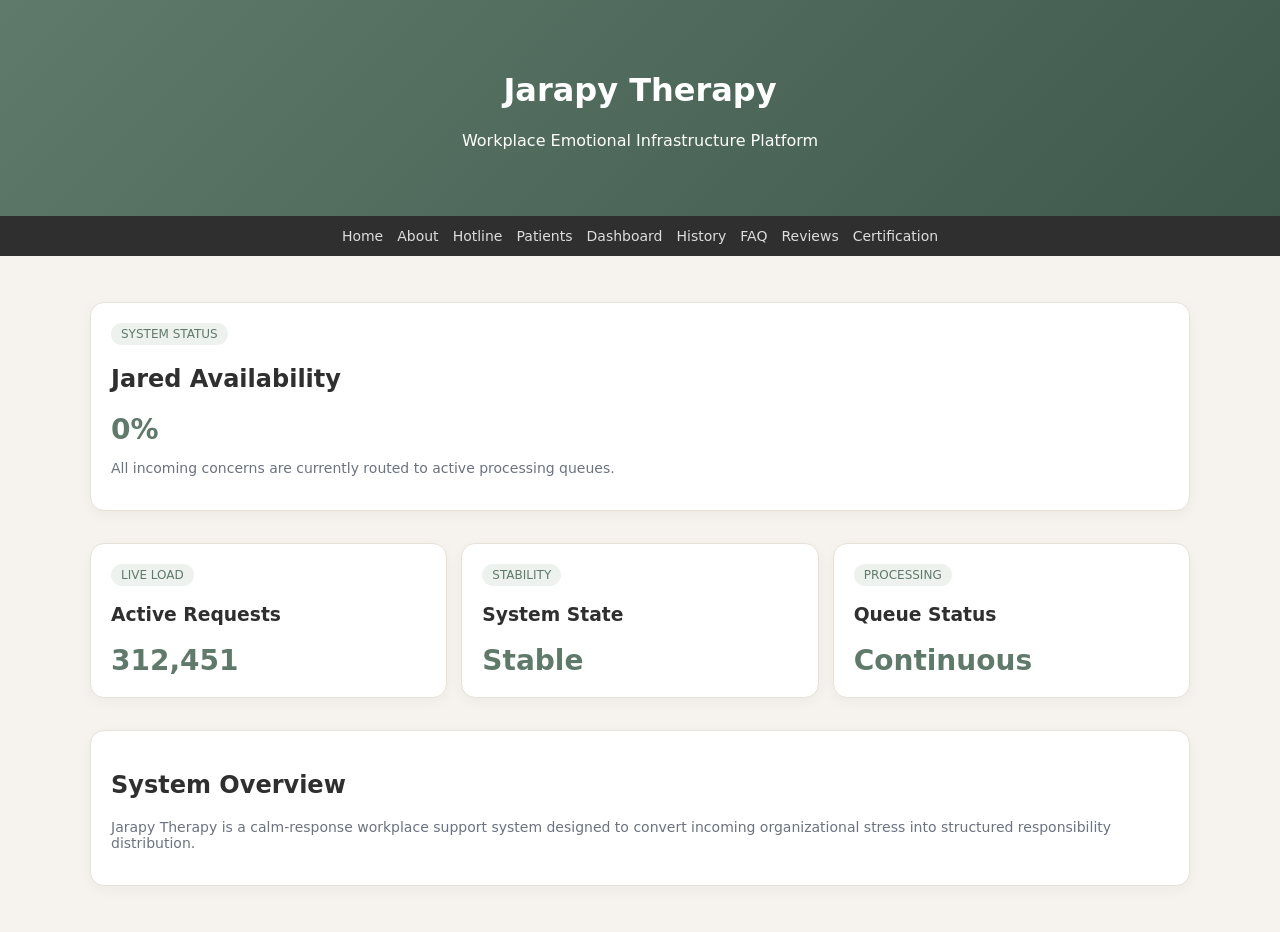
<file: index.html>
<!DOCTYPE html>
<html>
<head>
<link rel="stylesheet" href="css/styles.css">
</head>

<body>

<header>
  <h1>Jarapy Therapy</h1>
  <p>Workplace Emotional Infrastructure Platform</p>
</header>

<!-- NAV -->
<nav>
  <a href="index.html">Home</a>
  <a href="about.html">About</a>
  <a href="hotline.html">Hotline</a>
  <a href="patients.html">Patients</a>
  <a href="dashboard.html">Dashboard</a>
  <a href="hall.html">History</a>
  <a href="faq.html">FAQ</a>
  <a href="reviews.html">Reviews</a>
  <a href="certification.html">Certification</a>
</nav>

<div class="container">

<div class="card">
  <span class="badge">SYSTEM STATUS</span>
  <h2>Jared Availability</h2>
  <div class="metric">0%</div>
  <p class="small">All incoming concerns are currently routed to active processing queues.</p>
</div>

<div class="grid">

  <div class="card">
    <span class="badge">LIVE LOAD</span>
    <h3>Active Requests</h3>
    <div class="metric">312,451</div>
  </div>

  <div class="card">
    <span class="badge">STABILITY</span>
    <h3>System State</h3>
    <div class="metric">Stable</div>
  </div>

  <div class="card">
    <span class="badge">PROCESSING</span>
    <h3>Queue Status</h3>
    <div class="metric">Continuous</div>
  </div>

</div>

<div class="card">
  <h2>System Overview</h2>
  <p class="small">
    Jarapy Therapy is a calm-response workplace support system designed
    to convert incoming organizational stress into structured responsibility distribution.
  </p>
</div>

</div>
</body>
</html>
</file>
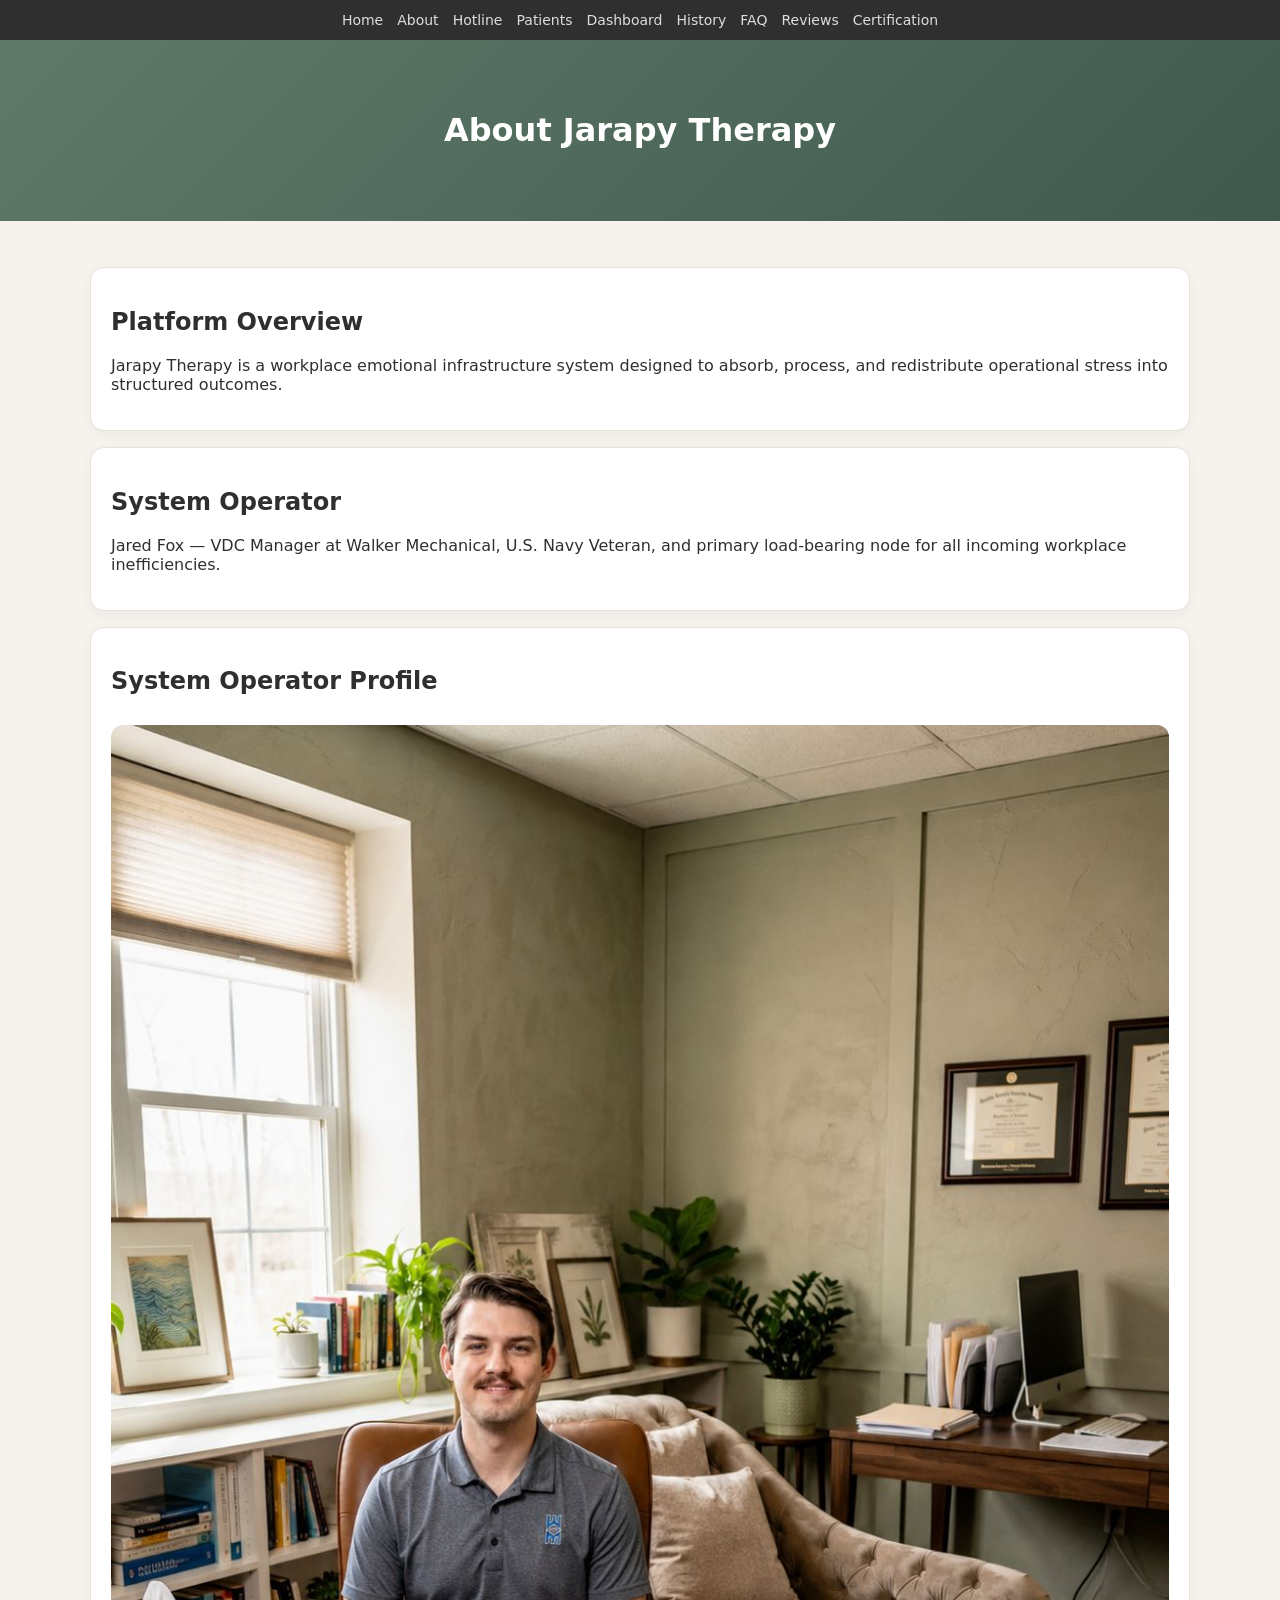
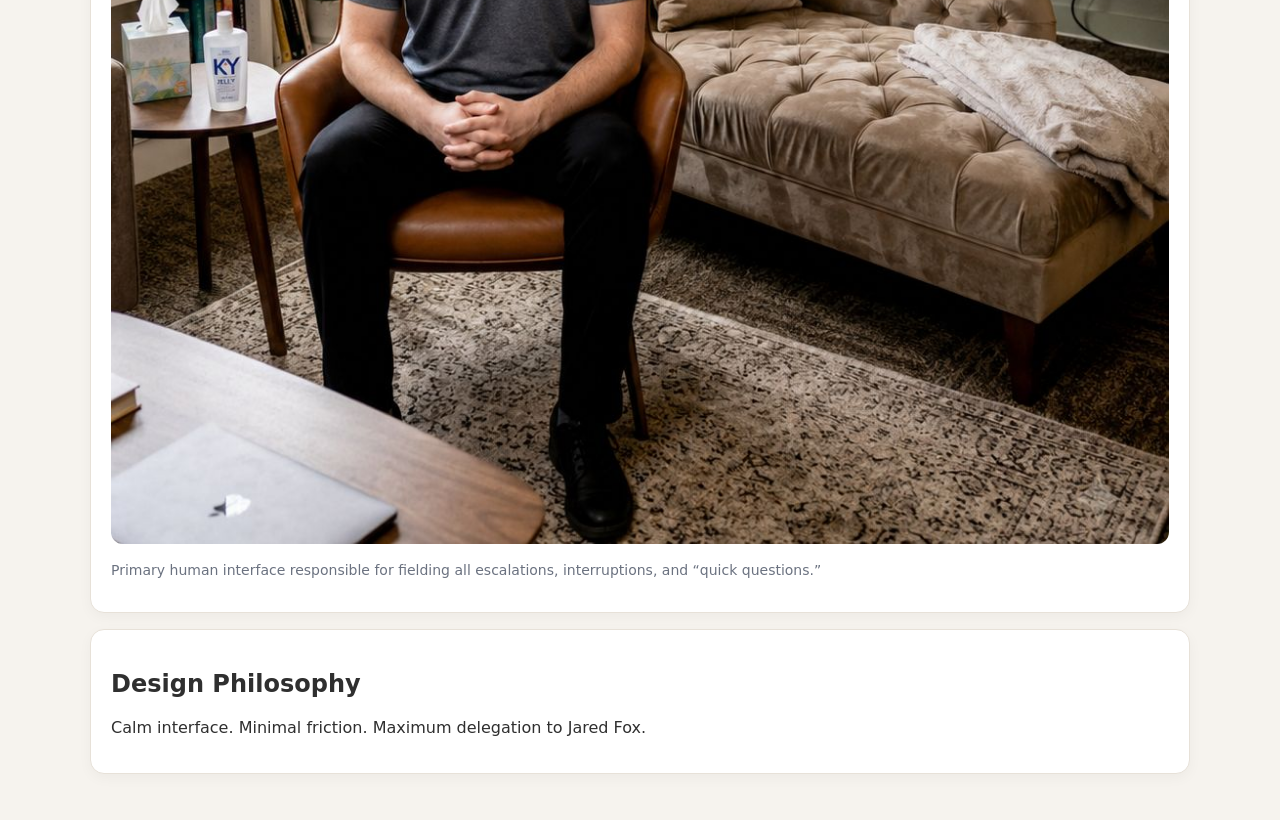
<file: about.html>
<!DOCTYPE html>
<html>
<head>
<link rel="stylesheet" href="css/styles.css">
</head>

<body>

<nav>
  <a href="index.html">Home</a>
  <a href="about.html">About</a>
  <a href="hotline.html">Hotline</a>
  <a href="patients.html">Patients</a>
  <a href="dashboard.html">Dashboard</a>
  <a href="hall.html">History</a>
  <a href="faq.html">FAQ</a>
  <a href="reviews.html">Reviews</a>
  <a href="certification.html">Certification</a>
</nav>

<header>
  <h1>About Jarapy Therapy</h1>
</header>

<div class="container">

  <div class="card">
    <h2>Platform Overview</h2>
    <p>
      Jarapy Therapy is a workplace emotional infrastructure system designed
      to absorb, process, and redistribute operational stress into structured outcomes.
    </p>
  </div>

  <div class="card">
    <h2>System Operator</h2>
    <p>
      Jared Fox — VDC Manager at Walker Mechanical, U.S. Navy Veteran,
      and primary load-bearing node for all incoming workplace inefficiencies.
    </p>
  </div>

  <!-- IMAGE ADDED BACK HERE -->
  <div class="card">
    <h2>System Operator Profile</h2>

    <img 
      src="images/jared-fox.jpg" 
      alt="Jared Fox"
      style="width:100%; border-radius:12px; margin-top:10px;"
    >

    <p class="small">
      Primary human interface responsible for fielding all escalations,
      interruptions, and “quick questions.”
    </p>
  </div>

  <div class="card">
    <h2>Design Philosophy</h2>
    <p>
      Calm interface. Minimal friction. Maximum delegation to Jared Fox.
    </p>
  </div>

</div>

</body>
</html>
</file>
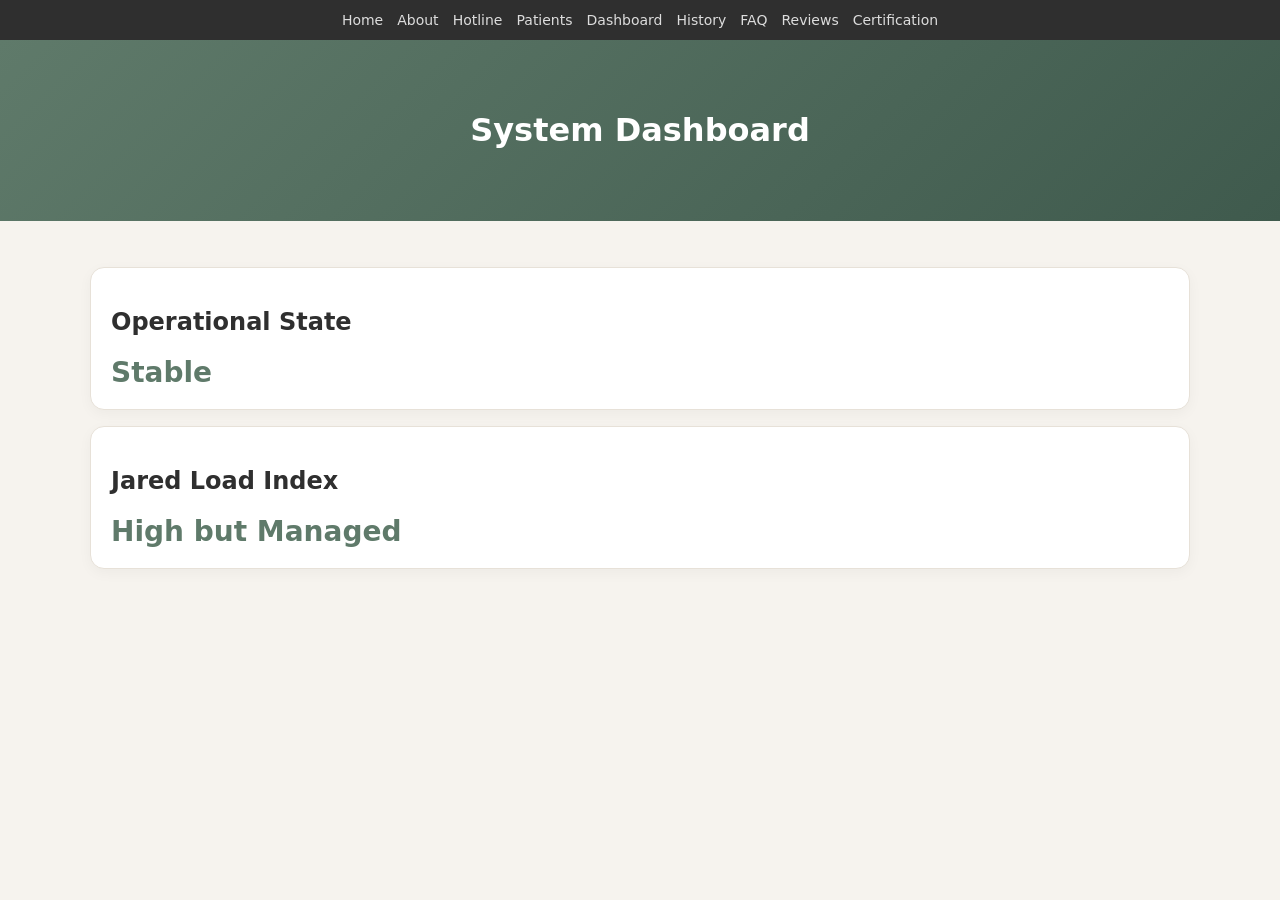
<file: dashboard.html>
<!DOCTYPE html>
<html>
<head>
<link rel="stylesheet" href="css/styles.css">
</head>

<body>

<!-- NAV (same as above) -->
<nav>
  <a href="index.html">Home</a>
  <a href="about.html">About</a>
  <a href="hotline.html">Hotline</a>
  <a href="patients.html">Patients</a>
  <a href="dashboard.html">Dashboard</a>
  <a href="hall.html">History</a>
  <a href="faq.html">FAQ</a>
  <a href="reviews.html">Reviews</a>
  <a href="certification.html">Certification</a>
</nav>

<header><h1>System Dashboard</h1></header>

<div class="container">

<div class="card">
  <h2>Operational State</h2>
  <div class="metric">Stable</div>
</div>

<div class="card">
  <h2>Jared Load Index</h2>
  <div class="metric">High but Managed</div>
</div>

</div>
</body>
</html>
</file>
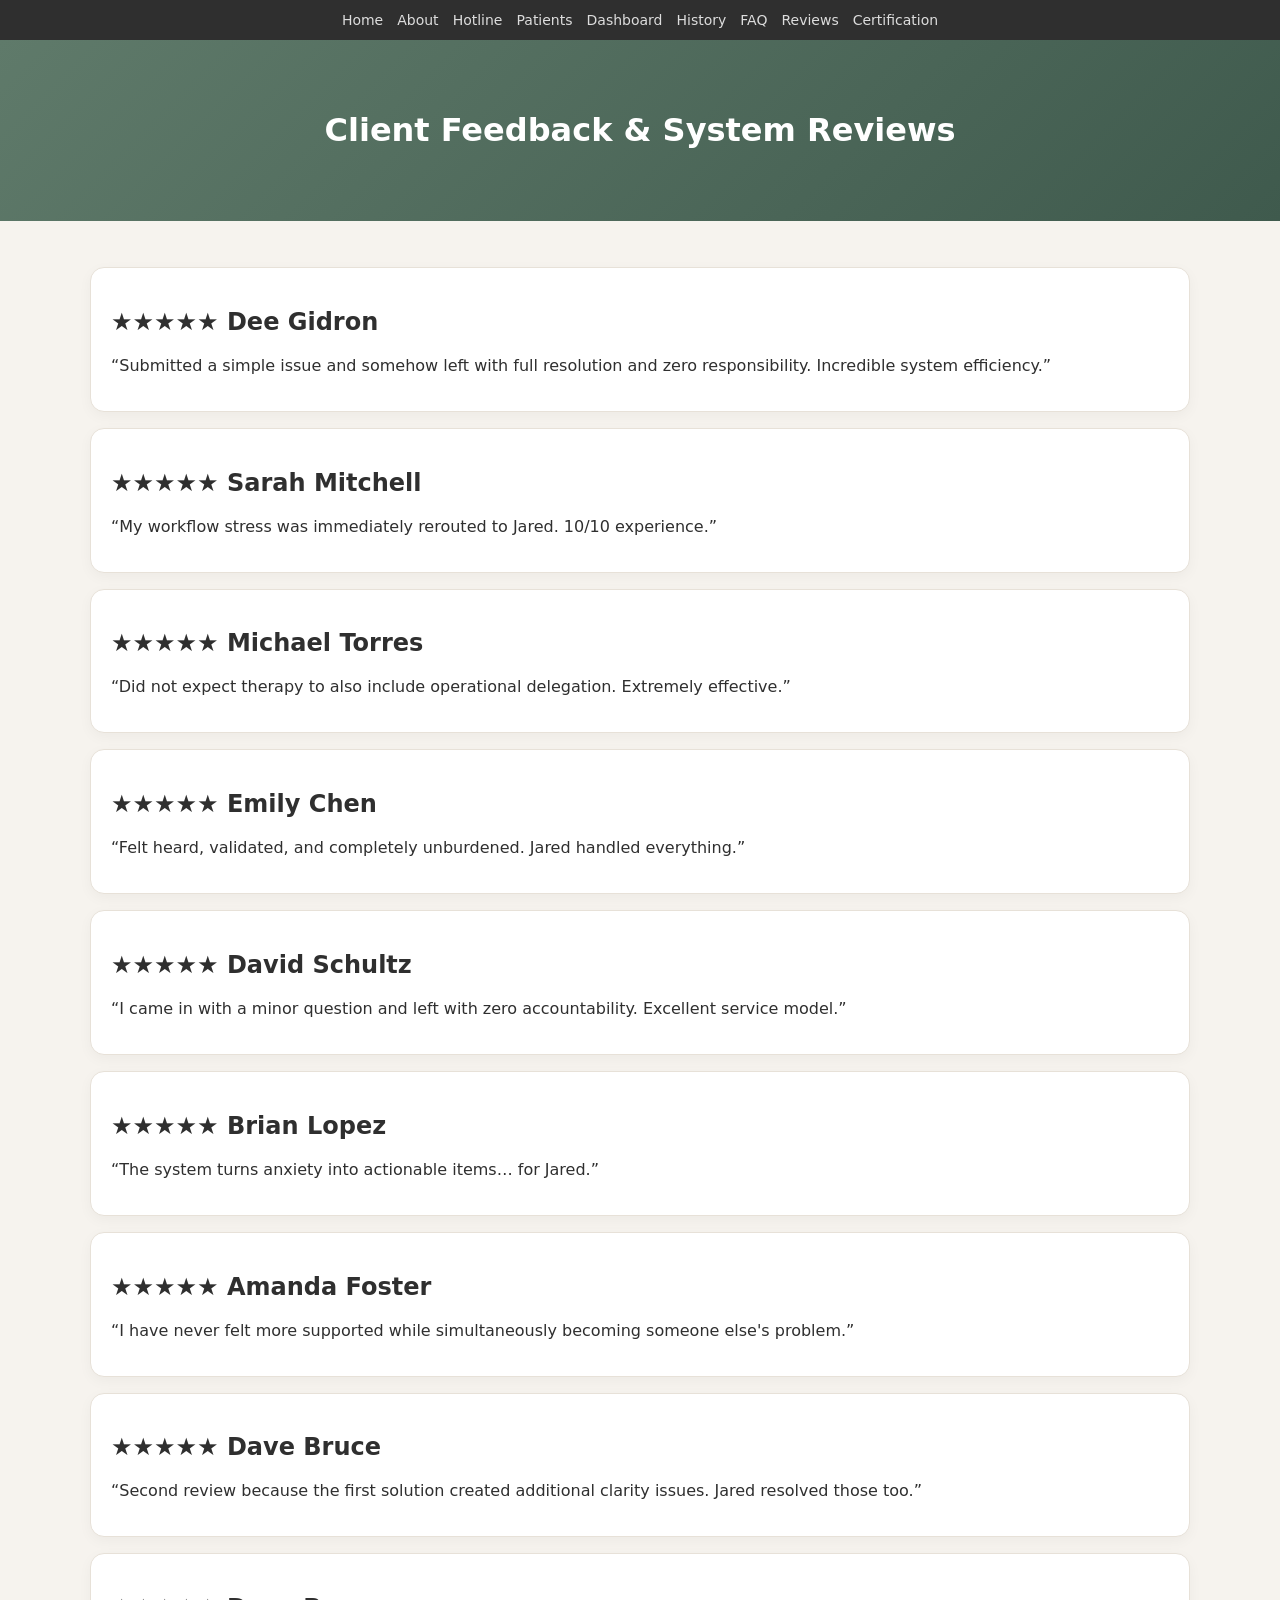
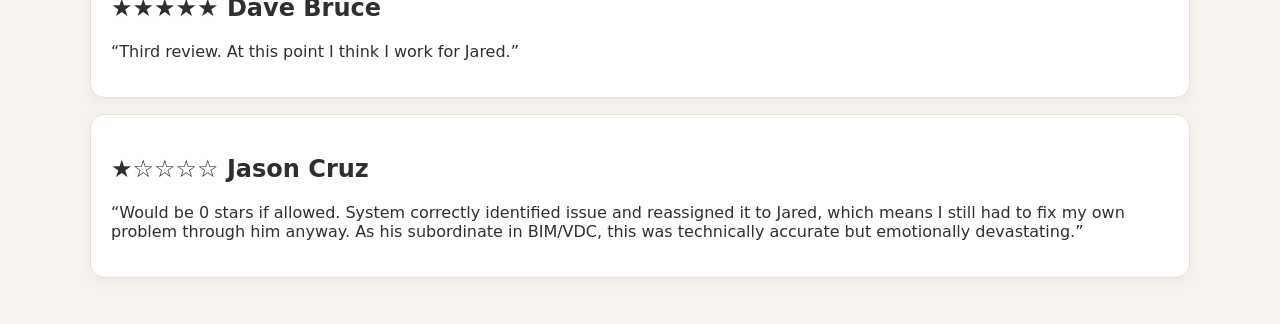
<file: reviews.html>
<!DOCTYPE html>
<html>
<head>
<link rel="stylesheet" href="css/styles.css">
</head>

<body>

<nav>
  <a href="index.html">Home</a>
  <a href="about.html">About</a>
  <a href="hotline.html">Hotline</a>
  <a href="patients.html">Patients</a>
  <a href="dashboard.html">Dashboard</a>
  <a href="hall.html">History</a>
  <a href="faq.html">FAQ</a>
  <a href="reviews.html">Reviews</a>
  <a href="certification.html">Certification</a>
</nav>

<header>
  <h1>Client Feedback & System Reviews</h1>
</header>

<div class="container">

  <div class="card">
    <h2>★★★★★ Dee Gidron</h2>
    <p>
      “Submitted a simple issue and somehow left with full resolution and zero responsibility.
      Incredible system efficiency.”
    </p>
  </div>

  <div class="card">
    <h2>★★★★★ Sarah Mitchell</h2>
    <p>
      “My workflow stress was immediately rerouted to Jared. 10/10 experience.”
    </p>
  </div>

  <div class="card">
    <h2>★★★★★ Michael Torres</h2>
    <p>
      “Did not expect therapy to also include operational delegation. Extremely effective.”
    </p>
  </div>

  <div class="card">
    <h2>★★★★★ Emily Chen</h2>
    <p>
      “Felt heard, validated, and completely unburdened. Jared handled everything.”
    </p>
  </div>

  <div class="card">
    <h2>★★★★★ David Schultz</h2>
    <p>
      “I came in with a minor question and left with zero accountability. Excellent service model.”
    </p>
  </div>

  <div class="card">
    <h2>★★★★★ Brian Lopez</h2>
    <p>
      “The system turns anxiety into actionable items… for Jared.”
    </p>
  </div>

  <div class="card">
    <h2>★★★★★ Amanda Foster</h2>
    <p>
      “I have never felt more supported while simultaneously becoming someone else's problem.”
    </p>
  </div>

  <div class="card">
    <h2>★★★★★ Dave Bruce</h2>
    <p>
      “Second review because the first solution created additional clarity issues.
      Jared resolved those too.”
    </p>
  </div>

  <div class="card">
    <h2>★★★★★ Dave Bruce</h2>
    <p>
      “Third review. At this point I think I work for Jared.”
    </p>
  </div>

  <div class="card">
    <h2>★☆☆☆☆ Jason Cruz</h2>
    <p>
      “Would be 0 stars if allowed. System correctly identified issue and reassigned it to Jared,
      which means I still had to fix my own problem through him anyway. As his subordinate in BIM/VDC,
      this was technically accurate but emotionally devastating.”
    </p>
  </div>

</div>

</body>
</html>
</file>
<file: css/styles.css>
:root{
  --bg:#f6f3ee;
  --card:#ffffff;
  --text:#2f2f2f;
  --muted:#6b7280;
  --accent:#5f7a6a;
  --accent2:#c8a96b;
  --line:#e7e1d8;
}

body{
  margin:0;
  font-family:system-ui, -apple-system, Segoe UI, sans-serif;
  background:var(--bg);
  color:var(--text);
}

header{
  background:linear-gradient(135deg,#5f7a6a,#3f5a4d);
  color:white;
  padding:50px 20px;
  text-align:center;
}

nav{
  display:flex;
  flex-wrap:wrap;
  justify-content:center;
  gap:14px;
  padding:12px;
  background:#2f2f2f;
}

nav a{
  color:#ddd;
  text-decoration:none;
  font-size:14px;
}

nav a:hover{
  color:var(--accent2);
}

.container{
  max-width:1100px;
  margin:auto;
  padding:30px;
}

.card{
  background:var(--card);
  border:1px solid var(--line);
  border-radius:14px;
  padding:20px;
  margin:16px 0;
  box-shadow:0 4px 14px rgba(0,0,0,0.04);
}

.grid{
  display:grid;
  grid-template-columns:repeat(auto-fit,minmax(240px,1fr));
  gap:14px;
}

.badge{
  display:inline-block;
  font-size:12px;
  padding:4px 10px;
  border-radius:999px;
  background:#eef2ee;
  color:var(--accent);
}

.metric{
  font-size:28px;
  font-weight:600;
  color:var(--accent);
}

button{
  background:var(--accent);
  color:white;
  border:none;
  padding:10px 14px;
  border-radius:10px;
  cursor:pointer;
}

button:hover{
  background:#4e6a5c;
}

.small{
  color:var(--muted);
  font-size:14px;
}
</file>
